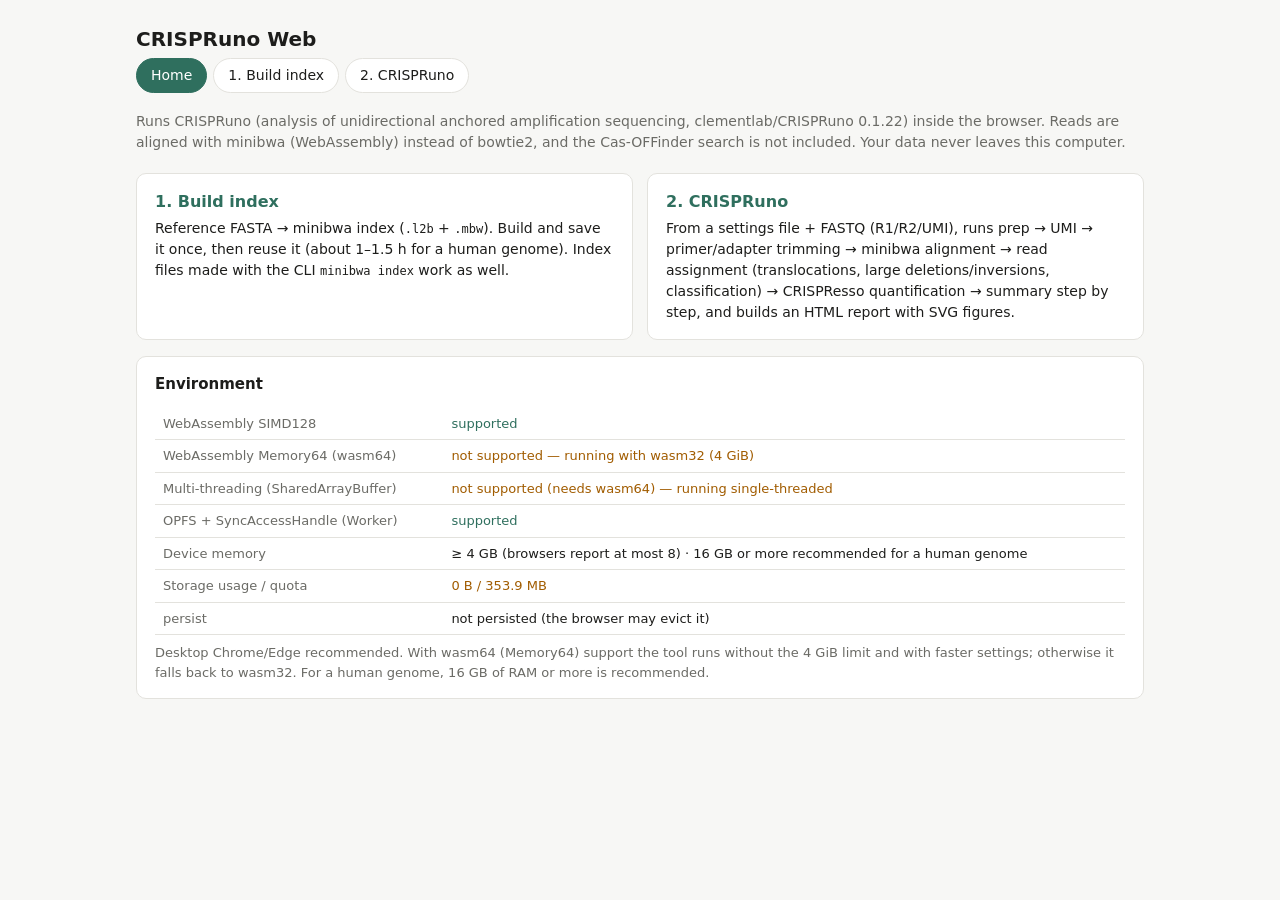
<file: docs/index.html>
<!doctype html>
<html lang="en">
<head>
<meta charset="utf-8">
<meta name="viewport" content="width=device-width, initial-scale=1">
<title>CRISPRuno Web</title>
<!-- cross-origin isolation for multi-threading on hosts that cannot set COOP/COEP headers (e.g. GitHub Pages); no-op when the server sends them -->
<script src="coi-serviceworker.js"></script>
<link rel="stylesheet" href="style.css">
</head>
<body>
<main>
	<h1>CRISPRuno Web</h1>
	<nav class="tabs"><a href="index.html" class="on">Home</a><a href="build.html">1. Build index</a><a href="crispruno.html">2. CRISPRuno</a></nav>
	<p class="sub">Runs CRISPRuno (analysis of unidirectional anchored amplification sequencing, clementlab/CRISPRuno 0.1.22) inside the browser. Reads are aligned with minibwa (WebAssembly) instead of bowtie2, and the Cas-OFFinder search is not included. Your data never leaves this computer.</p>

	<div class="hub">
		<a href="build.html"><b>1. Build index</b>
			Reference FASTA → minibwa index (<span class="mono">.l2b</span> + <span class="mono">.mbw</span>). Build and save it once, then reuse it (about 1–1.5 h for a human genome).
			Index files made with the CLI <span class="mono">minibwa index</span> work as well.</a>
		<a href="crispruno.html"><b>2. CRISPRuno</b>
			From a settings file + FASTQ (R1/R2/UMI), runs prep → UMI → primer/adapter trimming → minibwa alignment → read assignment (translocations, large deletions/inversions, classification) → CRISPResso quantification → summary step by step, and builds an HTML report with SVG figures.</a>
	</div>

	<section style="margin-top:16px">
		<h2>Environment</h2>
		<table id="env"><tbody></tbody></table>
		<p class="note">Desktop Chrome/Edge recommended. With wasm64 (Memory64) support the tool runs without the 4 GiB limit and with faster settings; otherwise it falls back to wasm32. For a human genome, 16 GB of RAM or more is recommended.</p>
	</section>
</main>
<script src="common.js"></script>
<script>checkEnv();</script>
</body>
</html>
</file>
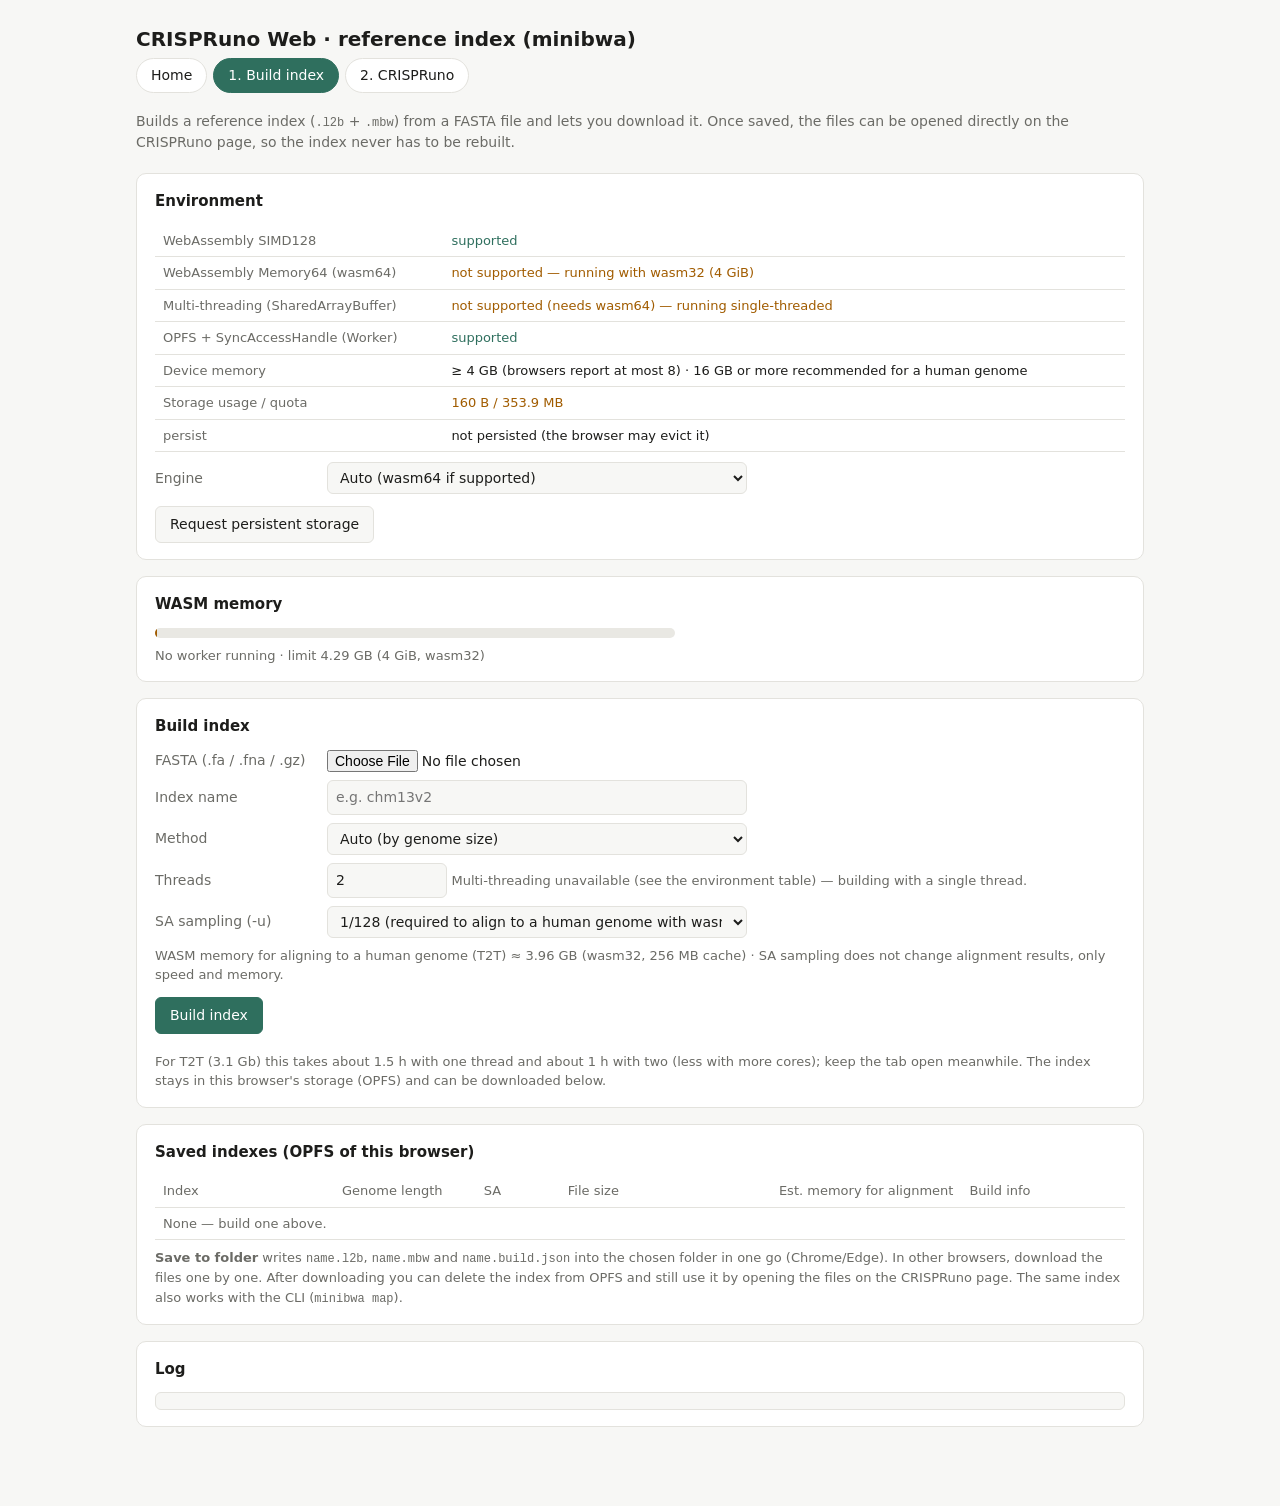
<file: docs/build.html>
<!doctype html>
<html lang="en">
<head>
<meta charset="utf-8">
<meta name="viewport" content="width=device-width, initial-scale=1">
<title>CRISPRuno Web · Index</title>
<!-- cross-origin isolation for multi-threading on hosts that cannot set COOP/COEP headers (e.g. GitHub Pages); no-op when the server sends them -->
<script src="coi-serviceworker.js"></script>
<link rel="stylesheet" href="style.css">
</head>
<body>
<main>
	<h1>CRISPRuno Web · reference index (minibwa)</h1>
	<nav class="tabs"><a href="index.html">Home</a><a href="build.html" class="on">1. Build index</a><a href="crispruno.html">2. CRISPRuno</a></nav>
	<p class="sub">Builds a reference index (<span class="mono">.l2b</span> + <span class="mono">.mbw</span>) from a FASTA file and lets you download it. Once saved, the files can be opened directly on the CRISPRuno page, so the index never has to be rebuilt.</p>

	<section>
		<h2>Environment</h2>
		<table id="env"><tbody></tbody></table>
		<div class="grid" style="margin-top:10px">
			<label for="engine">Engine</label>
			<select id="engine"><option value="auto">Auto (wasm64 if supported)</option><option value="wasm64">wasm64 (Memory64, ≤16 GiB)</option><option value="wasm32">wasm32 (≤4 GiB)</option></select>
		</div>
		<div class="row"><button id="btn-persist">Request persistent storage</button><span id="persist-msg" class="note"></span></div>
	</section>

	<section>
		<h2>WASM memory</h2>
		<div class="gauge" id="gauge"><div></div><span style="left:0%"></span></div>
		<p class="note" id="gauge-txt">No worker running</p>
	</section>

	<section>
		<h2>Build index</h2>
		<div class="grid">
			<label for="fa">FASTA (.fa / .fna / .gz)</label><input type="file" id="fa" accept=".fa,.fasta,.fna,.gz">
			<label for="idx-name">Index name</label><input type="text" id="idx-name" placeholder="e.g. chm13v2">
			<label for="method">Method</label>
			<select id="method"><option value="auto">Auto (by genome size)</option><option value="staged">Staged, low memory (large genomes)</option><option value="inmem">In-memory libsais (up to ≈300 Mb)</option></select>
			<label for="threads">Threads</label><div><input type="number" id="threads" value="1" min="1" max="64" style="max-width:120px"> <span class="note" id="threads-note"></span></div>
			<label for="sa-bit">SA sampling (-u)</label>
			<select id="sa-bit"><option value="4">1/16 (fastest alignment; human genome needs wasm64)</option><option value="5">1/32</option><option value="6">1/64</option><option value="7">1/128 (required to align to a human genome with wasm32)</option></select>
		</div>
		<p class="note" id="sa-note"></p>
		<div class="row"><button class="primary" id="btn-build">Build index</button><span id="build-msg" class="note"></span></div>
		<table id="stages" style="margin-top:10px"><tbody></tbody></table>
		<p class="note">For T2T (3.1 Gb) this takes about 1.5 h with one thread and about 1 h with two (less with more cores); keep the tab open meanwhile. The index stays in this browser's storage (OPFS) and can be downloaded below.</p>
	</section>

	<section>
		<h2>Saved indexes (OPFS of this browser)</h2>
		<table id="idx-table"><thead><tr><th>Index</th><th class="num">Genome length</th><th class="num">SA</th><th class="num">File size</th><th class="num">Est. memory for alignment</th><th>Build info</th><th></th></tr></thead><tbody></tbody></table>
		<div id="save-box" class="card hidden">
			<div id="save-msg" class="note"></div>
			<progress id="save-prog" value="0" max="1"></progress>
		</div>
		<p class="note"><b>Save to folder</b> writes <span class="mono">name.l2b</span>, <span class="mono">name.mbw</span> and <span class="mono">name.build.json</span> into the chosen folder in one go (Chrome/Edge). In other browsers, download the files one by one.
			After downloading you can delete the index from OPFS and still use it by opening the files on the CRISPRuno page. The same index also works with the CLI (<span class="mono">minibwa map</span>).</p>
	</section>

	<section>
		<h2>Log</h2>
		<pre id="log"></pre>
	</section>
</main>
<script src="common.js"></script>
<script src="build.js"></script>
</body>
</html>
</file>
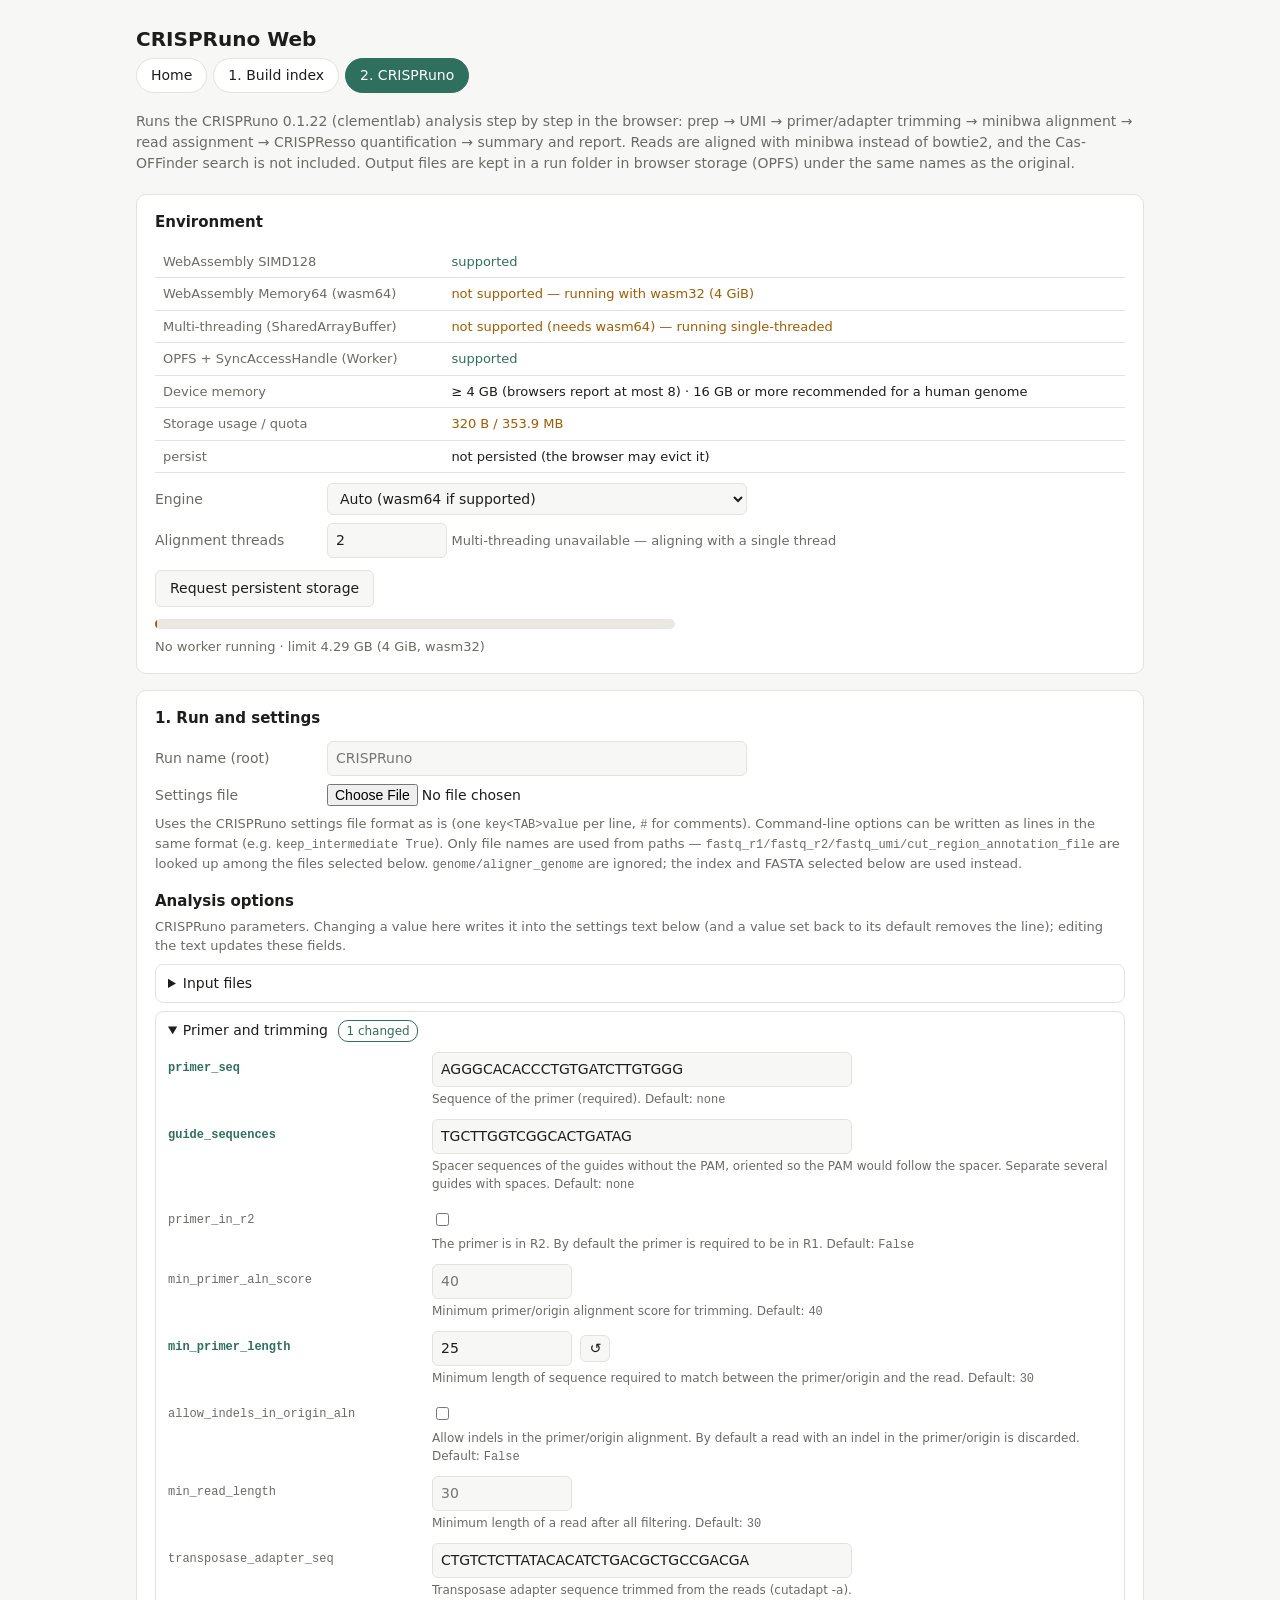
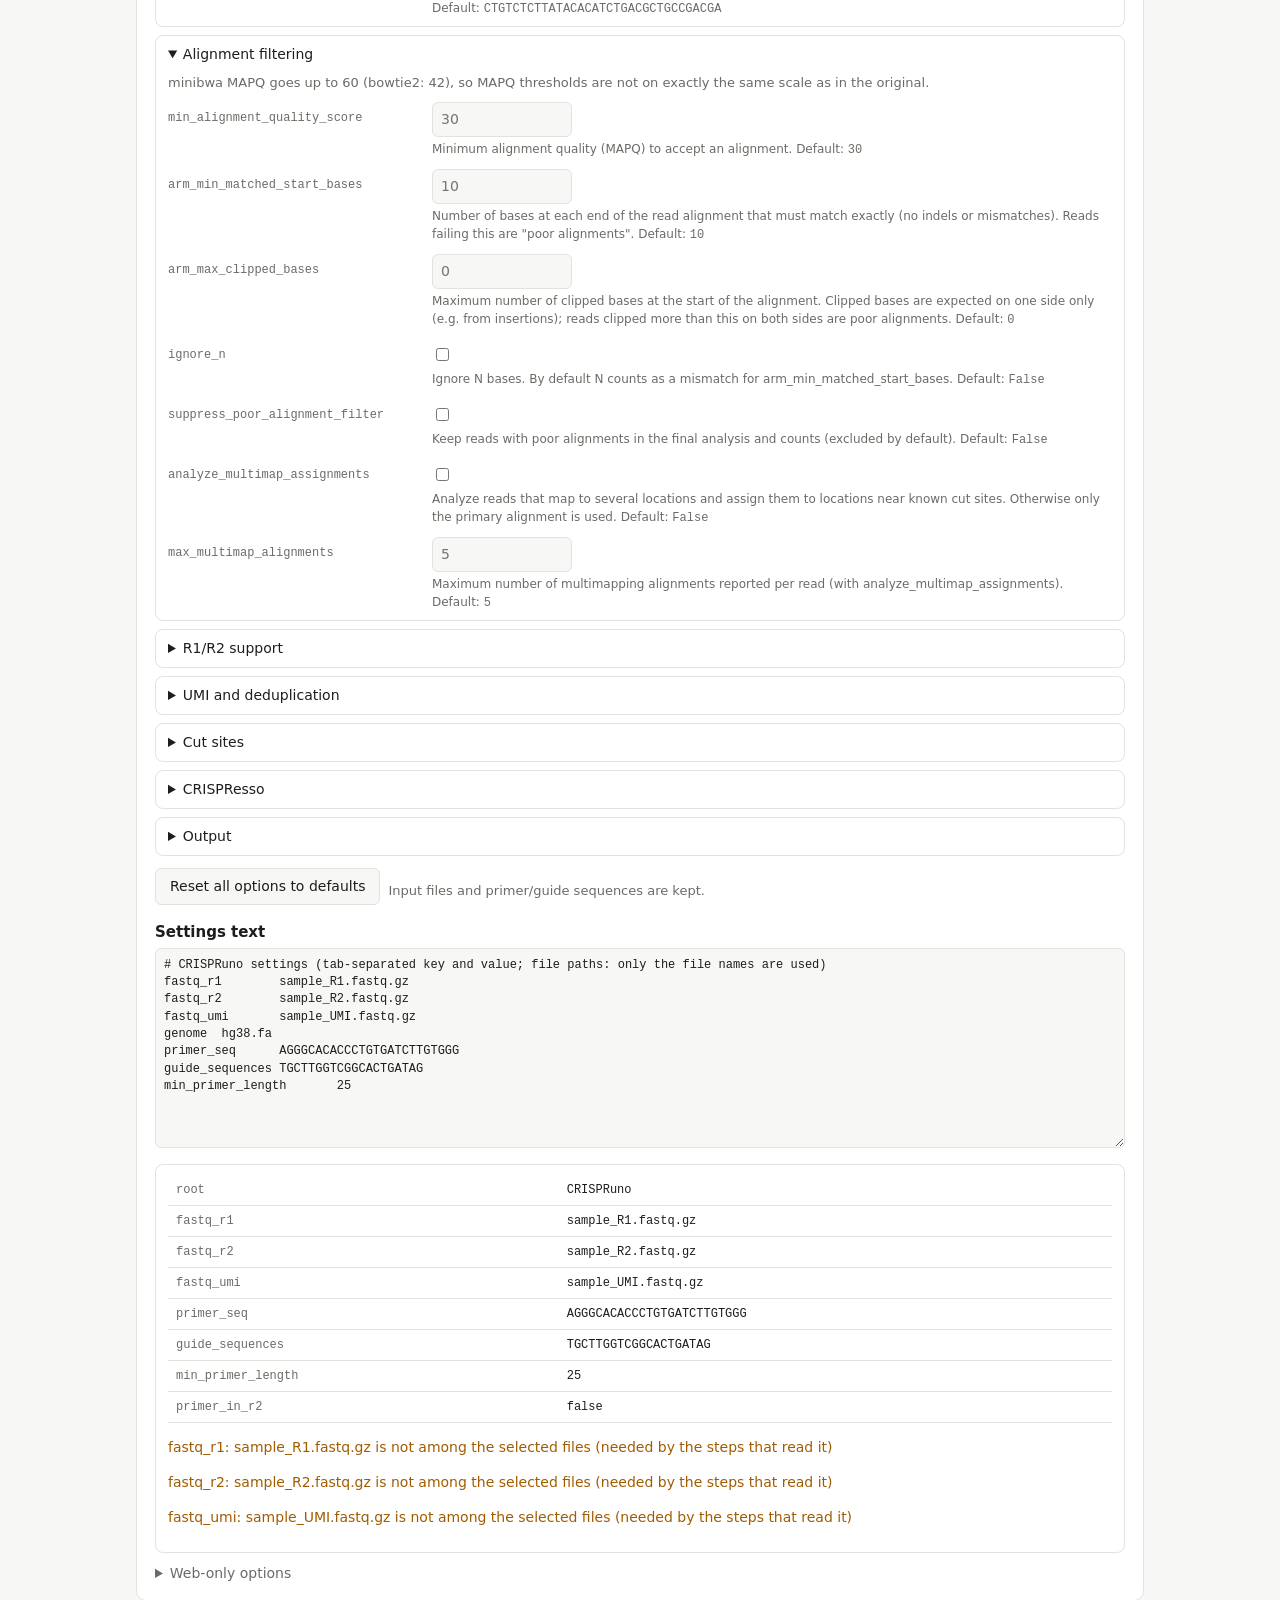
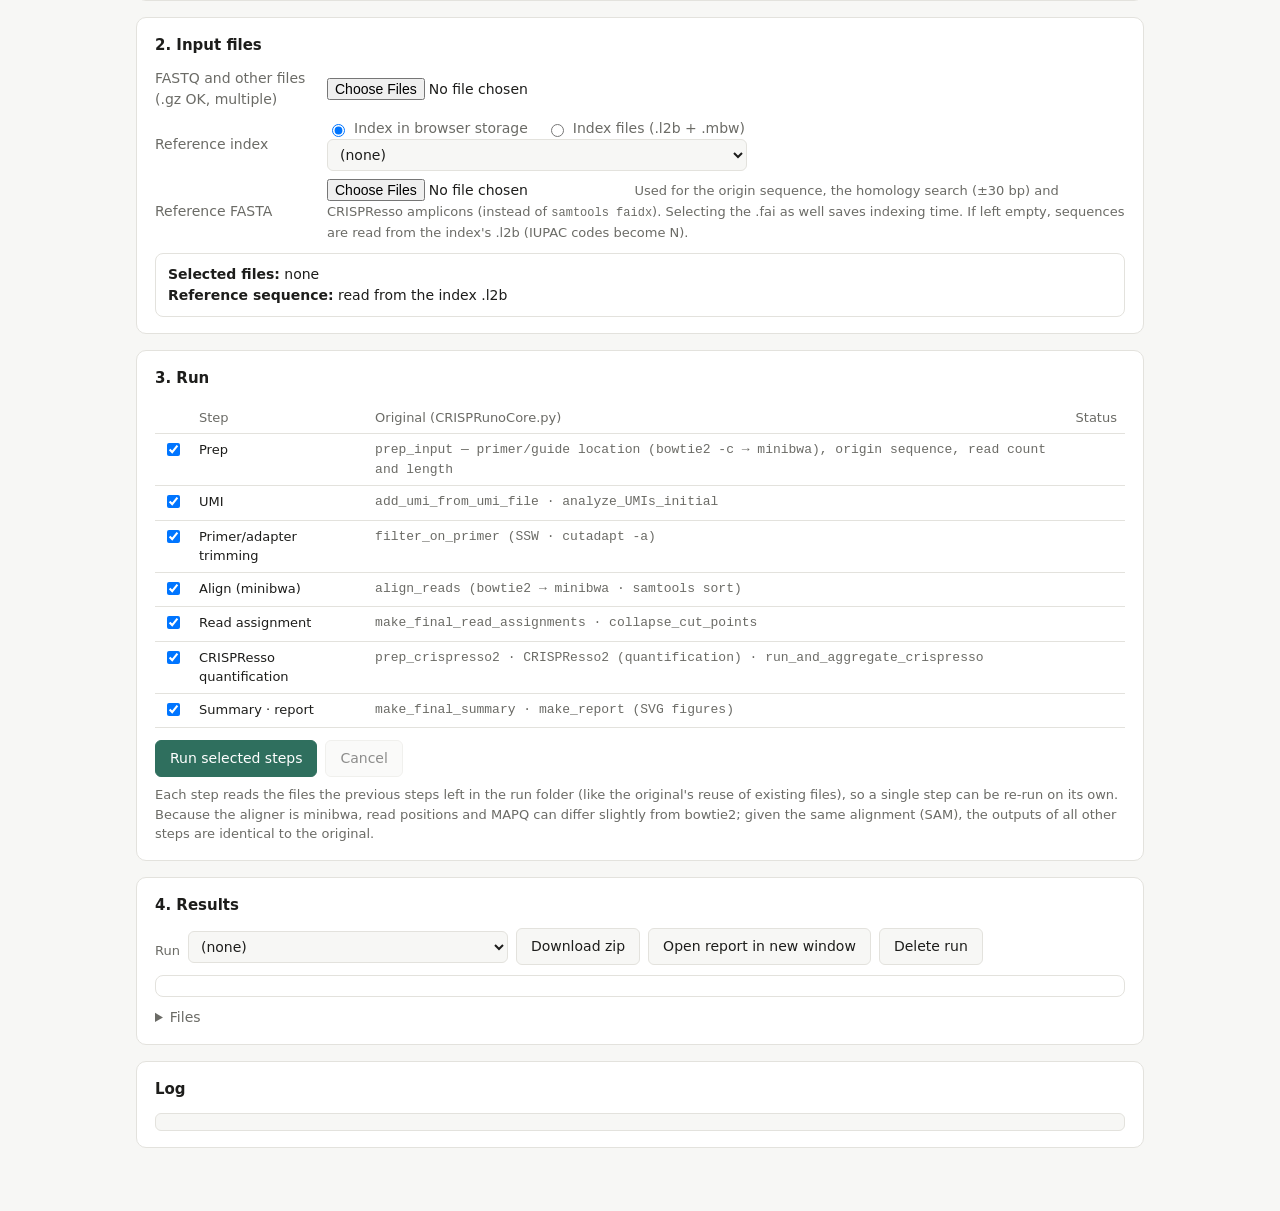
<file: docs/crispruno.html>
<!doctype html>
<html lang="en">
<head>
<meta charset="utf-8">
<meta name="viewport" content="width=device-width, initial-scale=1">
<title>CRISPRuno Web</title>
<!-- cross-origin isolation for multi-threading on hosts that cannot set COOP/COEP headers (e.g. GitHub Pages); no-op when the server sends them -->
<script src="coi-serviceworker.js"></script>
<link rel="stylesheet" href="style.css">
<style>
	textarea { width: 100%; min-height: 200px; font: 12px/1.45 var(--mono); padding: 8px; border: 1px solid var(--line); border-radius: 6px; background: var(--bg); color: var(--fg); box-sizing: border-box; }
	#steps td:first-child { width: 28px; }
	.files td button { padding: 3px 9px; }
	#report-frame { width: 100%; height: 900px; border: 1px solid var(--line); border-radius: 8px; background: #fff; margin-top: 10px; }
	#summary-box { white-space: pre-wrap; font: 12px/1.45 var(--mono); }
	.optgrp { border: 1px solid var(--line); border-radius: 8px; padding: 8px 12px; margin-top: 8px; }
	.optgrp > summary { font-weight: 500; color: var(--fg); }
	.optgrp .badge { margin-left: 6px; color: var(--accent); border-color: var(--accent); }
	.optgrid { display: grid; grid-template-columns: 250px 1fr; gap: 10px 14px; align-items: start; margin-top: 10px; }
	.optgrid > label { padding-top: 7px; color: var(--muted); overflow-wrap: anywhere; }
	.optgrid > label.changed { color: var(--accent); font-weight: 600; }
	.optin input[type=number] { max-width: 140px; }
	.optin input[type=checkbox] { margin-top: 9px; }
	.optin .note { margin-top: 3px; font-size: 12px; }
	.optin .def { white-space: nowrap; }
	.optin button.reset { padding: 2px 8px; margin-left: 4px; }
	@media (max-width: 640px) { .optgrid { grid-template-columns: 1fr; } .optgrid > label { padding-top: 0; } }
</style>
</head>
<body>
<main>
	<h1>CRISPRuno Web</h1>
	<nav class="tabs"><a href="index.html">Home</a><a href="build.html">1. Build index</a><a href="crispruno.html" class="on">2. CRISPRuno</a></nav>
	<p class="sub">Runs the CRISPRuno 0.1.22 (clementlab) analysis step by step in the browser: prep → UMI → primer/adapter trimming → minibwa alignment → read assignment → CRISPResso quantification → summary and report.
		Reads are aligned with minibwa instead of bowtie2, and the Cas-OFFinder search is not included. Output files are kept in a run folder in browser storage (OPFS) under the same names as the original.</p>

	<section>
		<h2>Environment</h2>
		<table id="env"><tbody></tbody></table>
		<div class="grid" style="margin-top:10px">
			<label for="engine">Engine</label>
			<select id="engine"><option value="auto">Auto (wasm64 if supported)</option><option value="wasm64">wasm64 (Memory64, ≤16 GiB)</option><option value="wasm32">wasm32 (≤4 GiB)</option></select>
			<label for="threads">Alignment threads</label><div><input type="number" id="threads" value="1" min="1" max="64" style="max-width:120px"> <span class="note" id="threads-note"></span></div>
		</div>
		<div class="row"><button id="btn-persist">Request persistent storage</button><span id="persist-msg" class="note"></span></div>
		<div class="gauge" id="gauge" style="margin-top:12px"><div></div><span style="left:0%"></span></div>
		<p class="note" id="gauge-txt">No worker running</p>
	</section>

	<section>
		<h2>1. Run and settings</h2>
		<div class="grid">
			<label for="run-name">Run name (root)</label><input type="text" id="run-name" placeholder="e.g. UDiTaS-1450-R-CL03-DE">
			<label for="settings-file">Settings file</label><input type="file" id="settings-file" accept=".txt,.tsv,.settings,*">
		</div>
		<p class="note">Uses the CRISPRuno settings file format as is (one <span class="mono">key&lt;TAB&gt;value</span> per line, <span class="mono">#</span> for comments). Command-line options can be written as lines in the same format (e.g. <span class="mono">keep_intermediate	True</span>).
			Only file names are used from paths — <span class="mono">fastq_r1/fastq_r2/fastq_umi/cut_region_annotation_file</span> are looked up among the files selected below. <span class="mono">genome/aligner_genome</span> are ignored; the index and FASTA selected below are used instead.</p>
		<h3 style="margin:16px 0 4px;font-size:15px">Analysis options</h3>
		<p class="note" style="margin-top:0">CRISPRuno parameters. Changing a value here writes it into the settings text below (and a value set back to its default removes the line); editing the text updates these fields.</p>
		<div id="options"></div>
		<h3 style="margin:16px 0 4px;font-size:15px">Settings text</h3>
		<textarea id="settings" spellcheck="false"></textarea>
		<div id="settings-info" class="card"></div>
		<details style="margin-top:10px"><summary>Web-only options</summary>
			<div class="grid" style="margin-top:8px">
				<label for="opts">minibwa map options (reads)</label><div><input type="text" id="opts" class="mono" value="-s 20 -m 20 --end-bonus=5"> <span class="note">Replaces bowtie2 <span class="mono">--very-sensitive-local</span>. <span class="mono">-b MD</span> is added automatically (the MD tag gives the matched length at each read end). The default lowers the minimum score so that short primer-trimmed reads (from 30 bp) still align (<span class="mono">-s 20 -m 20</span>) and lowers the end bonus so that mismatches at read ends are soft-clipped as in bowtie2 local mode (<span class="mono">--end-bonus=5</span>; minibwa default 10; an option added to this app's minibwa).</span></div>
				<label for="opts-loc">minibwa map options (primer/guide location)</label><div><input type="text" id="opts-loc" class="mono" value="-k 15 -m 15 -s 10"> <span class="note">Aligns the primer and guide sequences as reads, replacing bowtie2 <span class="mono">--end-to-end -c</span> (set so that 20 bp sequences align).</span></div>
				<label for="batch">Alignment batch (reads)</label><input type="number" id="batch" value="20000" min="1000" step="1000">
				<label for="fix-ids">Fix read IDs with spaces</label><label><input type="checkbox" id="fix-ids"> In the CRISPResso step, match read names with spaces replaced by '_' (in the original 0.1.22, read names containing spaces leave CRISPResso with 0 reads)</label>
			</div>
		</details>
	</section>

	<section>
		<h2>2. Input files</h2>
		<div class="grid">
			<label for="fastqs">FASTQ and other files (.gz OK, multiple)</label><input type="file" id="fastqs" multiple>
			<label>Reference index</label>
			<div>
				<div class="choice" style="margin:0"><label><input type="radio" name="src" value="opfs" checked> Index in browser storage</label><label><input type="radio" name="src" value="file"> Index files (.l2b + .mbw)</label></div>
				<select id="opfs-idx"></select>
				<input type="file" id="idx-files" multiple accept=".l2b,.mbw" class="hidden">
			</div>
			<label for="fasta">Reference FASTA</label><div><input type="file" id="fasta" multiple accept=".fa,.fasta,.fna,.fai"> <span class="note">Used for the origin sequence, the homology search (±30 bp) and CRISPResso amplicons (instead of <span class="mono">samtools faidx</span>). Selecting the .fai as well saves indexing time. If left empty, sequences are read from the index's .l2b (IUPAC codes become N).</span></div>
		</div>
		<div id="input-info" class="card"></div>
	</section>

	<section>
		<h2>3. Run</h2>
		<table id="steps"><thead><tr><th></th><th>Step</th><th>Original (CRISPRunoCore.py)</th><th>Status</th></tr></thead><tbody></tbody></table>
		<div class="row"><button class="primary" id="btn-run">Run selected steps</button><button id="btn-cancel" disabled>Cancel</button><span id="run-msg" class="note"></span></div>
		<progress id="prog" value="0" max="1" class="hidden" style="margin-top:10px"></progress>
		<p class="note">Each step reads the files the previous steps left in the run folder (like the original's reuse of existing files), so a single step can be re-run on its own. Because the aligner is minibwa, read positions and MAPQ can differ slightly from bowtie2; given the same alignment (SAM), the outputs of all other steps are identical to the original.</p>
	</section>

	<section>
		<h2>4. Results</h2>
		<div class="row" style="margin-top:0"><label for="run-sel" class="note">Run</label><select id="run-sel" style="max-width:320px"></select><button id="btn-zip">Download zip</button><button id="btn-report">Open report in new window</button><button id="btn-del-run">Delete run</button></div>
		<div id="summary-box" class="card"></div>
		<iframe id="report-frame" class="hidden" title="report"></iframe>
		<details style="margin-top:10px"><summary>Files</summary>
			<table class="files" id="files"><thead><tr><th>File</th><th class="num">Size</th><th></th></tr></thead><tbody></tbody></table>
		</details>
	</section>

	<section>
		<h2>Log</h2>
		<pre id="log"></pre>
	</section>
</main>
<script src="common.js"></script>
<script src="lib/fflate.min.js"></script>
<script src="lib/pyfmt.js"></script>
<script src="cu/core.js"></script>
<script src="cu/settings.js"></script>
<script src="cu/options.js"></script>
<script src="crispruno.js"></script>
</body>
</html>
</file>
<file: docs/style.css>
:root {
	--bg: #f7f7f5; --panel: #ffffff; --fg: #1d1d1b; --muted: #6b6b66; --line: #e3e2dd;
	--accent: #2f6f5e; --accent-fg: #ffffff; --warn: #a15c00; --err: #b3261e; --ok: #2f6f5e;
	--bar: #2f6f5e; --bar-bg: #e9e8e3; --mono: ui-monospace, SFMono-Regular, Menlo, Consolas, monospace;
}
@media (prefers-color-scheme: dark) {
	:root { --bg: #161615; --panel: #1f1f1d; --fg: #ecebe6; --muted: #a09f98; --line: #34332f;
		--accent: #6fbfa7; --accent-fg: #10201b; --warn: #e3a64a; --err: #f08a80; --ok: #6fbfa7; --bar: #6fbfa7; --bar-bg: #2c2b28; }
}
* { box-sizing: border-box; }
body { margin: 0; background: var(--bg); color: var(--fg); font: 14px/1.5 system-ui, -apple-system, "Segoe UI", "Noto Sans KR", sans-serif; }
main { max-width: 1040px; margin: 0 auto; padding: 24px 16px 64px; }
h1 { font-size: 20px; margin: 0 0 4px; }
.sub { color: var(--muted); margin: 0 0 20px; }
section { background: var(--panel); border: 1px solid var(--line); border-radius: 10px; padding: 16px 18px; margin-bottom: 16px; }
h2 { font-size: 15px; margin: 0 0 12px; }
.grid { display: grid; grid-template-columns: 160px 1fr; gap: 8px 12px; align-items: center; }
.grid label { color: var(--muted); }
input[type=text], input[type=number], select { width: 100%; max-width: 420px; padding: 6px 8px; border: 1px solid var(--line); border-radius: 6px; background: var(--bg); color: var(--fg); font: inherit; }
input[type=file] { font: inherit; color: var(--fg); max-width: 100%; }
button { font: inherit; padding: 7px 14px; border-radius: 6px; border: 1px solid var(--line); background: var(--bg); color: var(--fg); cursor: pointer; }
button.primary { background: var(--accent); color: var(--accent-fg); border-color: var(--accent); }
button:disabled { opacity: .5; cursor: default; }
.row { display: flex; gap: 8px; flex-wrap: wrap; align-items: center; margin-top: 12px; }
table { width: 100%; border-collapse: collapse; font-size: 13px; }
th, td { text-align: left; padding: 6px 8px; border-bottom: 1px solid var(--line); vertical-align: top; }
th { color: var(--muted); font-weight: 500; }
td.num, th.num { text-align: right; font-variant-numeric: tabular-nums; }
.ok { color: var(--ok); } .warn { color: var(--warn); } .err { color: var(--err); }
.mono { font-family: var(--mono); font-size: 12px; }
pre { margin: 0; font: 12px/1.45 var(--mono); white-space: pre-wrap; word-break: break-all; }
#log { max-height: 280px; overflow: auto; background: var(--bg); border: 1px solid var(--line); border-radius: 6px; padding: 8px; }
#preview { max-height: 260px; overflow: auto; background: var(--bg); border: 1px solid var(--line); border-radius: 6px; padding: 8px; white-space: pre; word-break: normal; }
.gauge { height: 10px; background: var(--bar-bg); border-radius: 5px; overflow: hidden; position: relative; max-width: 520px; }
.gauge > div { height: 100%; background: var(--bar); width: 0; transition: width .2s; }
.gauge > span { position: absolute; top: 0; bottom: 0; width: 2px; background: var(--warn); }
.note { color: var(--muted); font-size: 13px; margin: 8px 0 0; }
@media (max-width: 640px) { .grid { grid-template-columns: 1fr; } }
progress { width: 100%; max-width: 520px; height: 10px; accent-color: var(--accent); }
.stats { display: grid; grid-template-columns: repeat(auto-fit, minmax(150px, 1fr)); gap: 10px; margin: 12px 0; }
.stat { border: 1px solid var(--line); border-radius: 8px; padding: 8px 10px; }
.stat b { display: block; font-size: 18px; font-variant-numeric: tabular-nums; }
.stat span { color: var(--muted); font-size: 12px; }
details summary { cursor: pointer; color: var(--muted); }
.badge { display: inline-block; padding: 1px 7px; border-radius: 10px; border: 1px solid var(--line); font-size: 12px; color: var(--muted); }
.hidden { display: none; }
nav.tabs { display: flex; gap: 6px; margin: 0 0 18px; flex-wrap: wrap; }
nav.tabs a { padding: 6px 14px; border: 1px solid var(--line); border-radius: 18px; color: var(--fg); text-decoration: none; background: var(--panel); }
nav.tabs a.on { background: var(--accent); color: var(--accent-fg); border-color: var(--accent); }
a { color: var(--accent); }
.choice { display: flex; gap: 18px; flex-wrap: wrap; margin-bottom: 10px; }
.choice label { display: flex; gap: 6px; align-items: center; cursor: pointer; }
.card { border: 1px solid var(--line); border-radius: 8px; padding: 10px 12px; margin-top: 10px; }
.hub { display: grid; grid-template-columns: repeat(auto-fit, minmax(260px, 1fr)); gap: 14px; }
.hub a { display: block; padding: 16px 18px; border: 1px solid var(--line); border-radius: 10px; background: var(--panel); color: var(--fg); text-decoration: none; }
.hub a:hover { border-color: var(--accent); }
.hub b { display: block; font-size: 16px; margin-bottom: 4px; color: var(--accent); }
</file>
